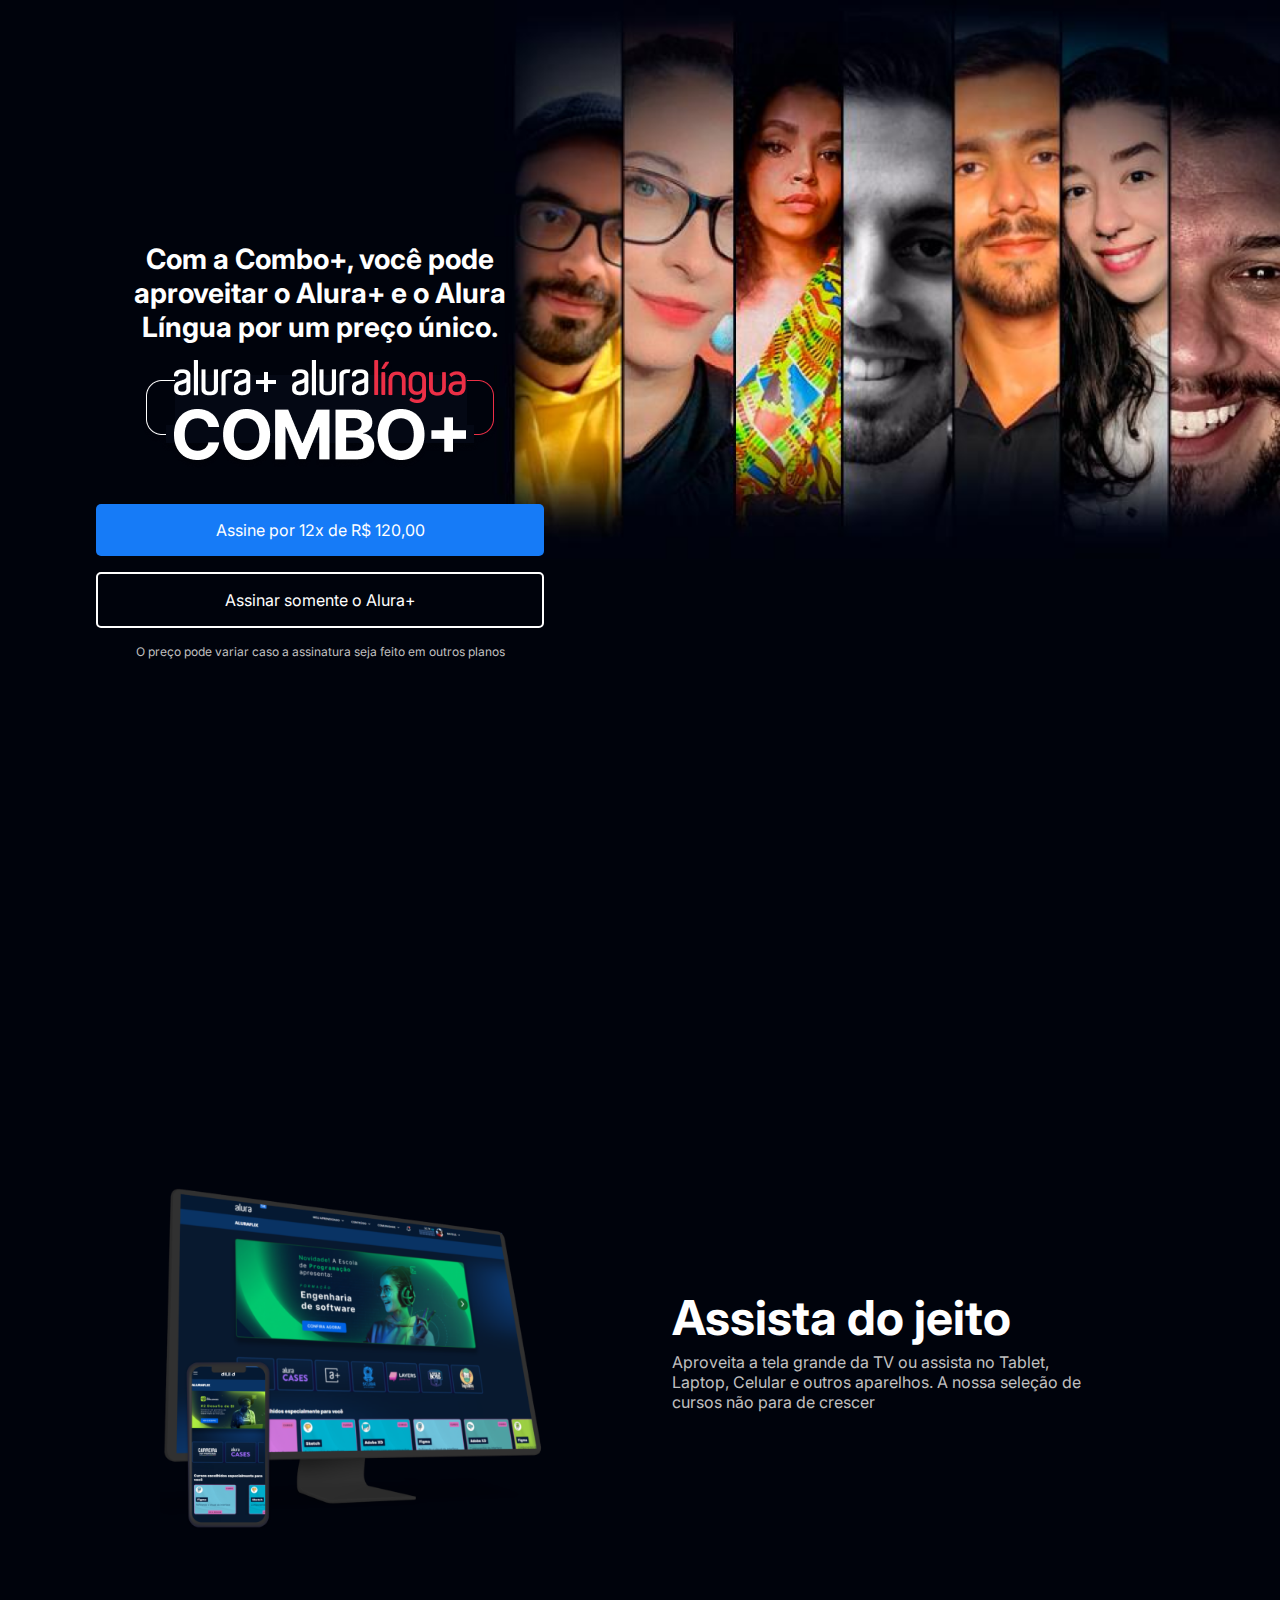
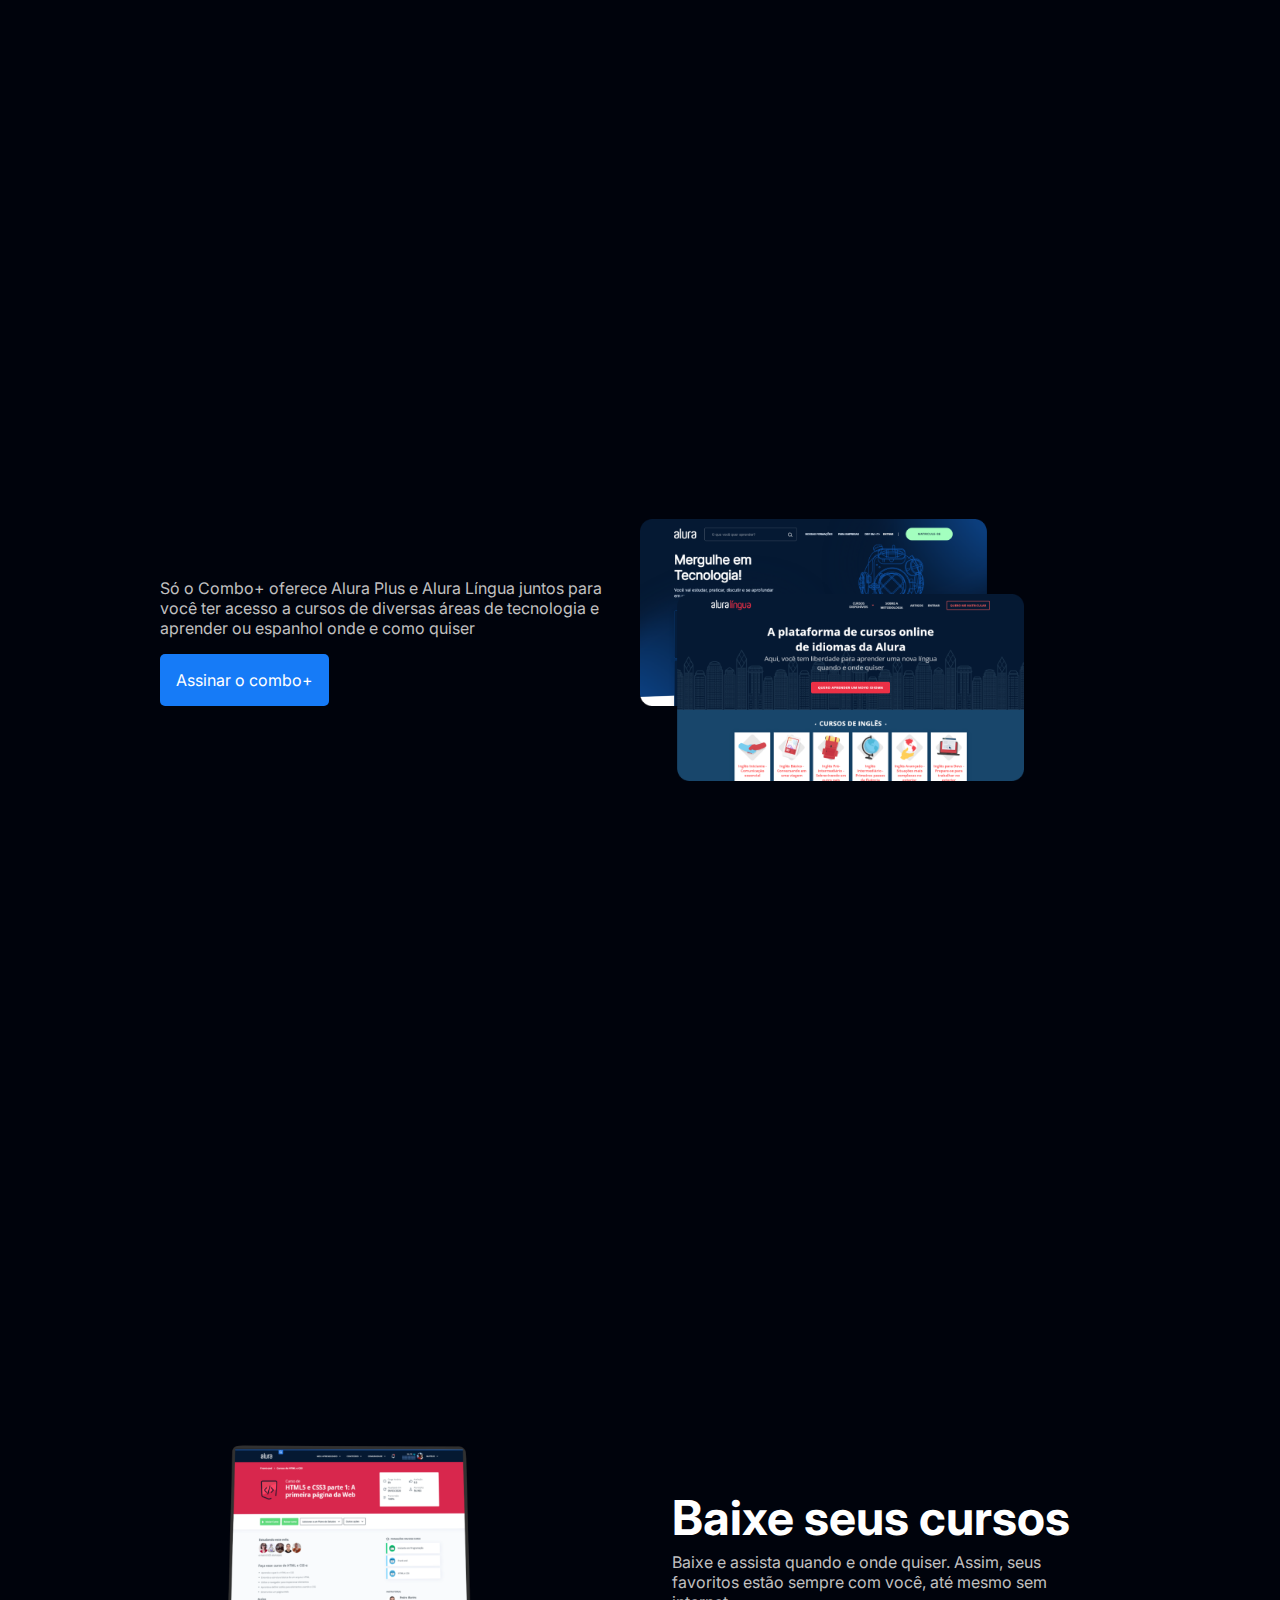
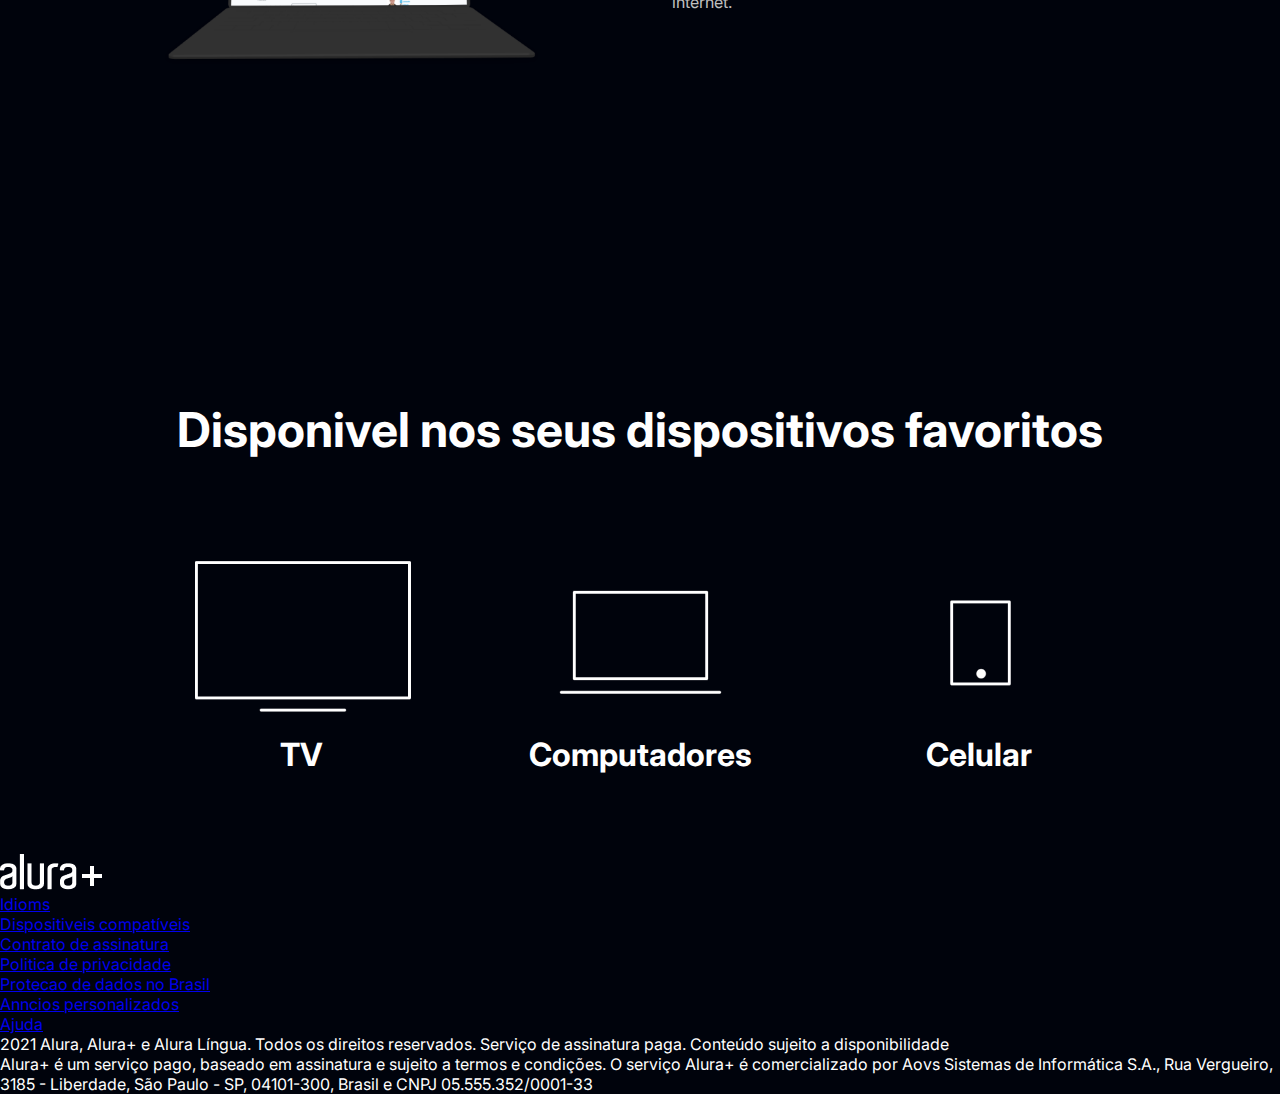
<file: alura-plus/index.html>
<!DOCTYPE html>
<html>

    <head>
        <title>Alura Plus</title>
        <meta charset="UTF-8">
        <meta name="viewport" content="widht=device-widht, initial-scale=1">
        <link rel="stylesheet" href="styles.css">
        <link rel="preconnect" href="https://fonts.googleapis.com">
<link rel="preconnect" href="https://fonts.gstatic.com" crossorigin>
<link href="https://fonts.googleapis.com/css2?family=Inter:wght@400;700&display=swap" rel="stylesheet">
    </head>

    <body>
        <section class=" container principal">
            <div class="container__caixa">
        <h1 class="container__titulo">Com a Combo+, você pode aproveitar o Alura+ e o Alura Língua por um preço único.</h1>
        <img src="img/Combo.png" alt="O combo+ é a junção do Alura+ e o Alura Língua" class="container__imagem">
        <a href="www.alura.com.br" class="container__botao">Assine por 12x de R$ 120,00</a>
        <a href="www.alura.com.br" class="container__botao botao_secundario">Assinar somente o Alura+</a>
        <p class="container__aviso">O preço pode variar caso a assinatura seja feito em outros planos</p>
        </div>
    </section>

<section class="container secundario">
    <img src="img/Plataformas.png" alt="um monitor e um celular com o Alura Plus aberto" class="secundario__imagem">
    <div class="container__descricao">
        <h2 class="descricao__titulo">Assista do jeito</h2>
        <p class="descricao__texto">Aproveita a tela grande da TV ou assista no Tablet, Laptop, Celular e outros aparelhos. A nossa seleção de cursos não para de crescer</p>
    </div>
</section>

<section class="container secundario">
    <div class="container__ descricao">
        <p class="descricao__texto">Só o Combo+ oferece Alura Plus e Alura Língua juntos para você ter acesso a cursos de diversas áreas de tecnologia e aprender ou espanhol onde e como quiser</p>
        <a href="www.alura.com.br" class="container__botao secundario__botao">Assinar o combo+</a>
    </div>
    <img src="img/Telas.png" alt="tela do alura plus e do alura língua" class="secundario__imagem">
</section>

<section class="container secundario">
    <img src="img/Notebook.png" alt="Notebook com a página do curso HTML5 e CSS3 da Alura aberta"
        class="secundario__imagem">
    <div class="container__descricao">
        <h2 class="descricao__titulo">Baixe seus cursos</h2>
        <p class="descricao__texto">Baixe e assista quando e onde quiser. Assim, seus favoritos estão sempre com
            você, até mesmo sem internet.</p>
    </div>
</section>

<section class="dispositivos">
    <h2 class="dispositivos__titulo">Disponivel nos seus dispositivos favoritos</h2>
    <ul class="dispositivos__lista">
        <li>
            <img src="img/tv.png" alt="ícone de televisão">
            <h3 class="lista__item">TV</h3>
        </li>
        <li>
            <img src="img/computador.png" alt="ícone de computador">
            <h3 class="lista__item">Computadores</h3>
        </li>
        <li>
            <img src="img/celular.png" alt="ícone de celular">
            <h3 class="lista__item">Celular</h3>
        </li>
    </ul>
</section>

<footer class="rodape">
    <img src="img/Logo.png" alt="Alura+" class="rodape__logo">
    <ul class="rodape__lista">
        <li class="lista__link">
            <a href="#">Idioms</a>
        </li>
        <Li class="lista__link">
            <a href="#">Dispositiveis compatíveis</a>
        </Li>
        <Li class="lista__link">
            <a href="#">Contrato de assinatura</a>
        </Li>
        <li class="lista__Link">
            <a href="#">Politica de privacidade</a>
        </li>
        <li class="lista__link">
            <a href="#">Protecao de dados no Brasil</a>
        </li>
        <Li class="lista__link">
            <a href="#">Anncios personalizados</a>
        </Li>
        <li class="lista __link">
            <a href="#">Ajuda</a>
        </li>
    </ul>
    <p class="rodape__texto">2021 Alura, Alura+ e Alura Língua. Todos os direitos reservados. Serviço de assinatura paga. Conteúdo sujeito a disponibilidade</p>
    <p class="rodape__texto">Alura+ é um serviço pago, baseado em assinatura e sujeito a termos e condições. O serviço Alura+ é comercializado por Aovs Sistemas de Informática S.A., Rua Vergueiro, 3185 - Liberdade, São Paulo - SP, 04101-300, Brasil e CNPJ 05.555.352/0001-33</p>
</footer>

</body>

</html>
</file>
<file: alura-plus/styles.css>
:root {
    --branco-principal: #FFFFFF;
    --cinza-secundario: #C0C0C0;
    --botao-azul: #167BF7;
    --cor-de-fundo: #00030C;
    --fonte-principal: 'inter';
}

body {
    background-color: var(--cor-de-fundo);
    color: var(--branco-principal);
    font-family: var(--fonte-principal);
    font-size:16px;
    font-weight: 400;
}

* {
    margin: 0;
    padding: 0;
}

.principal {
    background-image: url("img/Background.png");
    background-repeat: no-repeat;
    background-size: contain;
    align-items: center;
    text-align: center;
}

.container{
    height: 100vh;
    display: grid;
    grid-template-columns: 50% 50%;
}

.container__botao {
    background-color: var(--botao-azul);
    border-radius: 5px;
    padding: 1em;
    color: var(--branco-principal);
    display: block;
    text-decoration: none;
    margin-bottom: 1em;
}

.botao_secundario {
    background-color: transparent;
    border: 2px solid var(--branco-principal);
}

.container__aviso {
    font-size:12px;
    color: var(--cinza-secundario);
}

.container__titulo {
    font-size: 28px;
    font-weight: 700;
}

.container__imagem {
    margin: 1em 0 2em 0;
}

.container__caixa {
    margin: 0 6em;
}

.secundario__imagem {
    width: 80%;
}

.secundario {
    align-items: center;
    margin: 0 10em;
}

.descricao__titulo {
    font-weight: 700;
    font-size: 48px;
    color: var(--branco-principal);
    margin-bottom: 0.1em;
}

.descricao__texto {
    color: var(--cinza-secundario);
}

.secundario__botao {
    display: inline-block;
    margin-top: 1em;
}

.container__descricao {
    padding: 2em;
}

.dispositivos__lista {
    display: flex;
    justify-content: center;
    list-style-type: none;
    margin: 5em 0;
}

.dispositivos {
    text-align: center;
}

.dispositivos__titulo {
    font-size: 48px;
    color: var(--branco-principal);
}

.lista__item {
    font-size: 32px;
    color: var(--branco-principal);
}
</file>
